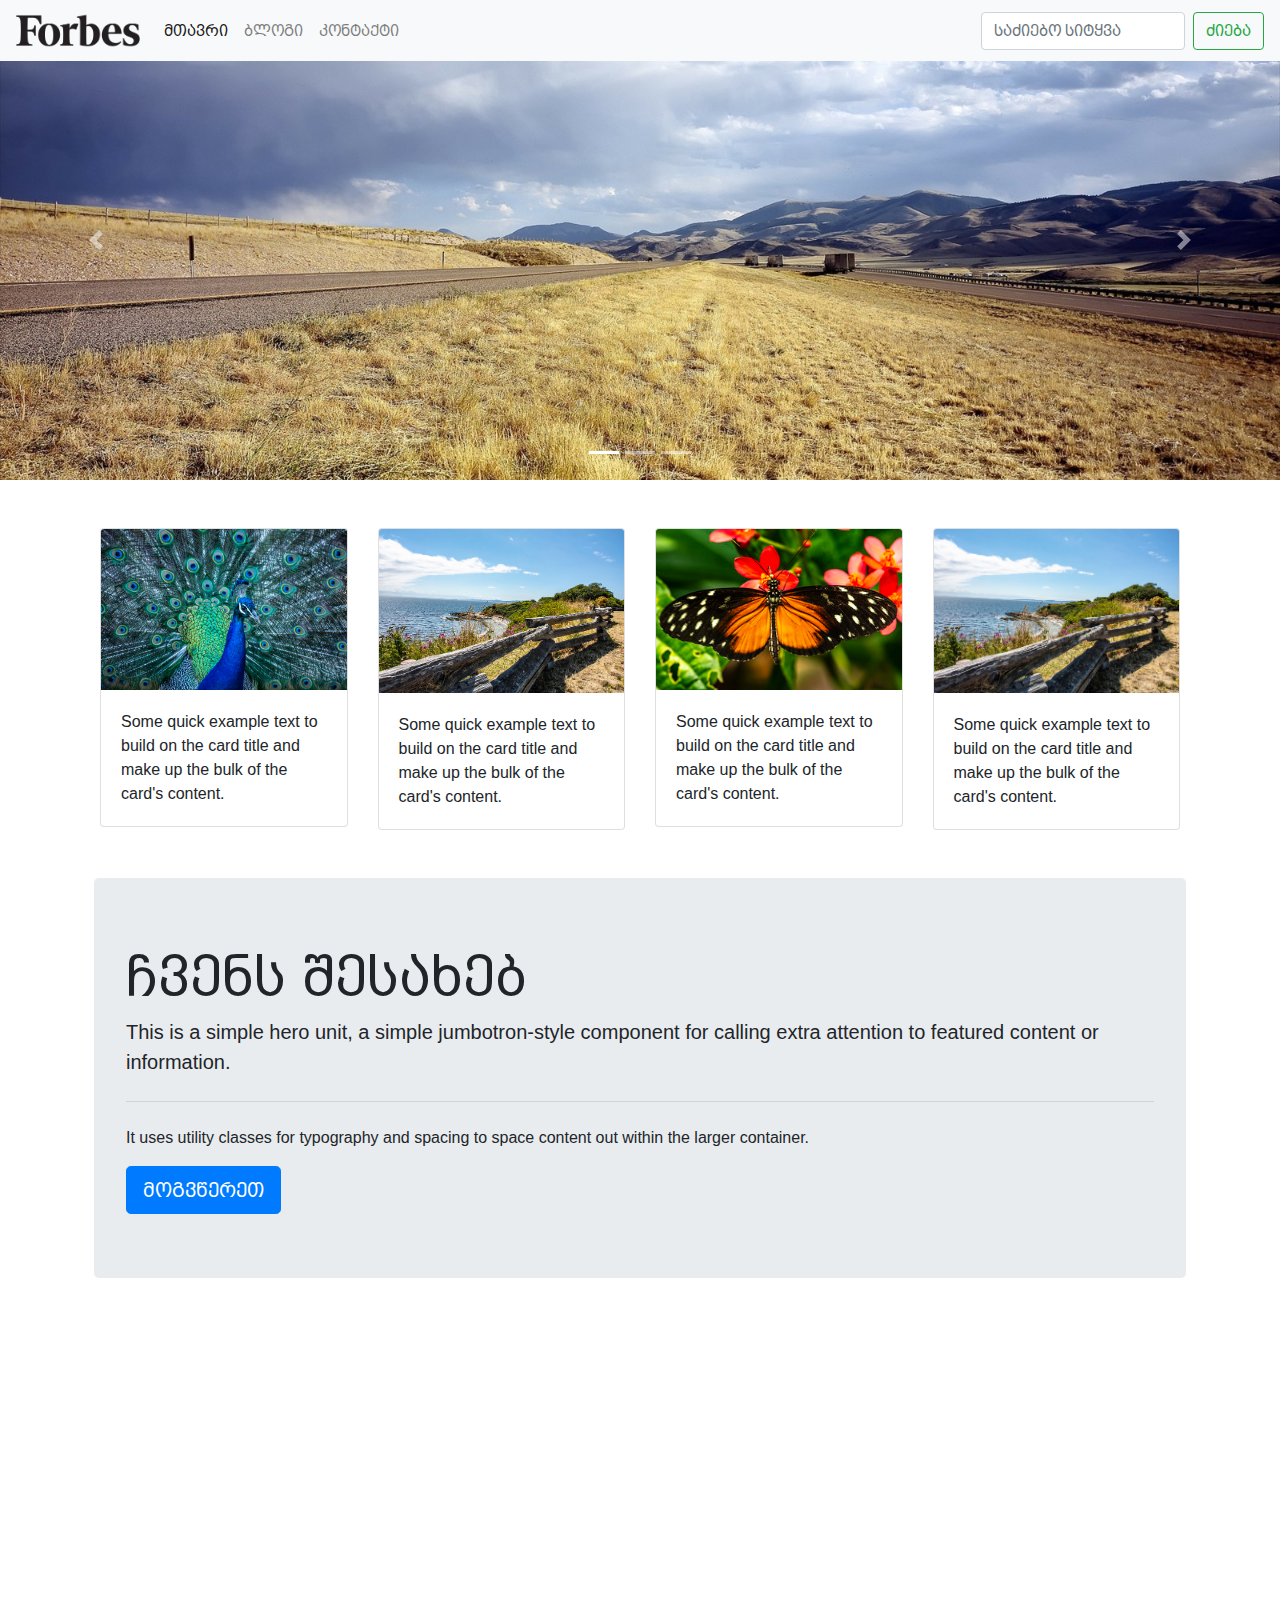
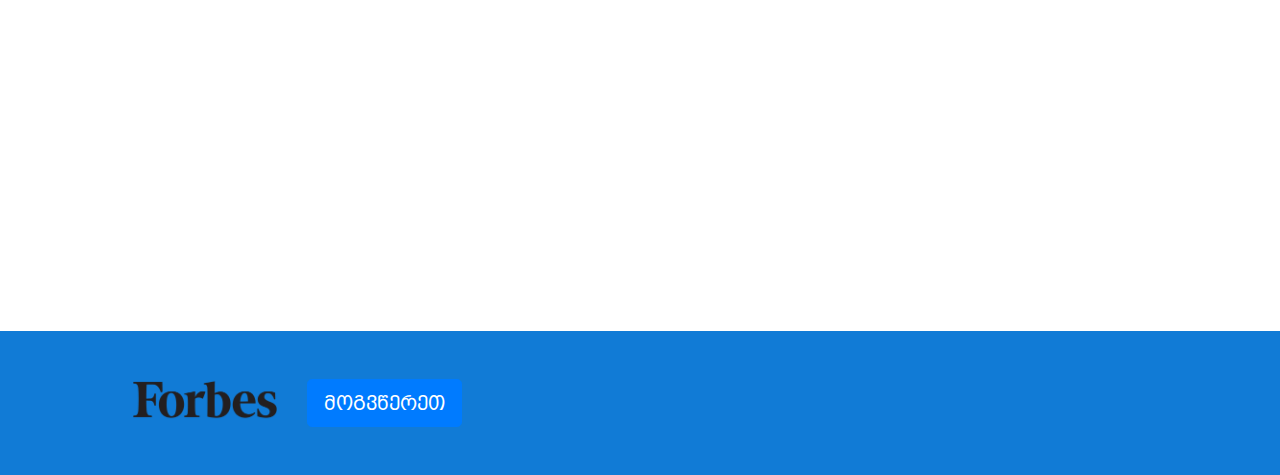
<file: index.html>
<!DOCTYPE html>
<html lang="en">
  <head>
    <meta charset="UTF-8" />
    <meta name="viewport" content="width=device-width, initial-scale=1.0" />
    <title>Document</title>
    <!-- Latest compiled and minified CSS -->
    <link
      rel="stylesheet"
      href="https://maxcdn.bootstrapcdn.com/bootstrap/4.5.2/css/bootstrap.min.css"
    />
    <link rel="stylesheet" href="assets/css/bpg-arial-caps.min.css">
    <link href="https://maxcdn.bootstrapcdn.com/font-awesome/4.7.0/css/font-awesome.min.css" rel="stylesheet">
    <link rel="stylesheet" href="assets/css/styles.css">
  </head>
  <body>
    <nav class="navbar fixed-top navbar-expand-lg navbar-light bg-light">
      <a class="navbar-brand" href="#">
        <img src="assets/images/logo.png" height="35" alt="" />
      </a>
      <button
        class="navbar-toggler"
        type="button"
        data-toggle="collapse"
        data-target="#navbarTogglerDemo01"
        aria-controls="navbarTogglerDemo01"
        aria-expanded="false"
        aria-label="Toggle navigation"
      >
        <span class="navbar-toggler-icon"></span>
      </button>
      <div class="collapse navbar-collapse" id="navbarTogglerDemo01">
        
        <ul class="navbar-nav mr-auto mt-2 mt-lg-0">
          <li class="nav-item active">
            <a class="nav-link uppercase" href="/"
              >მთავრი</a
            >
          </li>
          <li class="nav-item">
            <a class="nav-link uppercase" href="blog.html">ბლოგი</a>
          </li>
          <li class="nav-item">
            <a class="nav-link uppercase" href="contact.html">კონტაქტი</a>
          </li>
        </ul>
        <form class="form-inline my-2 my-lg-0">
          <input
            class="form-control mr-sm-2"
            type="search"
            placeholder="საძიებო სიტყვა"
            aria-label="Search"
          />
          <button class="btn btn-outline-success my-2 my-sm-0" type="submit">
            ძიება
          </button>
        </form>
      </div>
    </nav>
    <div
      id="carouselExampleIndicators"
      class="carousel slide"
      data-ride="carousel"
    >
      <ol class="carousel-indicators">
        <li
          data-target="#carouselExampleIndicators"
          data-slide-to="0"
          class="active"
        ></li>
        <li data-target="#carouselExampleIndicators" data-slide-to="1"></li>
        <li data-target="#carouselExampleIndicators" data-slide-to="2"></li>
      </ol>
      <div class="carousel-inner">
        <div class="carousel-item active">
          <img src="assets/sliders/1.jpg" class="d-block w-100" />
        </div>
        <div class="carousel-item">
          <img src="assets/sliders/2.jpg" class="d-block w-100" />
        </div>
        <div class="carousel-item">
          <img src="assets/sliders/3.jpg" class="d-block w-100" />
        </div>
      </div>
      <a
        class="carousel-control-prev"
        href="#carouselExampleIndicators"
        role="button"
        data-slide="prev"
      >
        <span class="carousel-control-prev-icon" aria-hidden="true"></span>
        <span class="sr-only">Previous</span>
      </a>
      <a
        class="carousel-control-next"
        href="#carouselExampleIndicators"
        role="button"
        data-slide="next"
      >
        <span class="carousel-control-next-icon" aria-hidden="true"></span>
        <span class="sr-only">Next</span>
      </a>
    </div>

    <div class="container mx-auto mt-5 row row-cols-1 row-cols-sm-2 row-cols-xl-4">
      <div class="col">
        <div class="card">
          <img src="assets/images/card1.jpg" class="card-img-top" />
          <div class="card-body">
            <p class="card-text">
              Some quick example text to build on the card title and make up the
              bulk of the card's content.
            </p>
          </div>
        </div>
      </div>
      <div class="col">
        <div class="card">
          <img src="assets/images/card2.jpg" class="card-img-top" />
          <div class="card-body">
            <p class="card-text">
              Some quick example text to build on the card title and make up the
              bulk of the card's content.
            </p>
          </div>
        </div>
      </div>
      <div class="col">
        <div class="card">
          <img src="assets/images/card3.jpg" class="card-img-top" alt="..." />
          <div class="card-body">
            <p class="card-text">
              Some quick example text to build on the card title and make up the
              bulk of the card's content.
            </p>
          </div>
        </div>
      </div>
      <div class="col">
        <div class="card">
          <img src="assets/images/card4.jpg" class="card-img-top" alt="..." />
          <div class="card-body">
            <p class="card-text">
              Some quick example text to build on the card title and make up the
              bulk of the card's content.
            </p>
          </div>
        </div>
      </div>
    </div>
    <div class="container mt-5 px-4">
      <div class="jumbotron">
        <h1 class="display-4 uppercase">ჩვენს შესახებ</h1>
        <p class="lead">
          This is a simple hero unit, a simple jumbotron-style component for
          calling extra attention to featured content or information.
        </p>
        <hr class="my-4" />
        <p>
          It uses utility classes for typography and spacing to space content
          out within the larger container.
        </p>
        <button class="btn btn-primary btn-lg"  data-toggle="modal" data-target="#contactForm">მოგვწერეთ</button>
      </div>
    </div>

    <div class="container mx-auto px-4">
      <iframe
        id="ytplayer"
        type="text/html"
        width="100%"
        height="614.25"
        src="https://www.youtube.com/embed/EwRdKJURDHw"
        frameborder="0"
        allowfullscreen
      ></iframe>
    </div>

    <div class="container-fluid" style="background-color: #117bd6">
      <div class="container mx-auto row p-5">
        <div class="col-2">
          <img src="assets/images/logo.png" class="img-fluid" />
        </div>
        <div class="col">
          <button class="btn btn-primary btn-lg"  data-toggle="modal" data-target="#contactForm">მოგვწერეთ</button>

        </div>
      </div>
    </div>

    <!-- Modal -->
    <div
      class="modal fade"
      id="contactForm"
      tabindex="-1"
      aria-labelledby="contactFormLabel"
      aria-hidden="true"
    >
      <div class="modal-dialog">
        <div class="modal-content">
          <div class="modal-header">
            <h5 class="modal-title uppercase" id="contactFormLabel">საკონტაქტო ფორმა</h5>
            <button
              type="button"
              class="close"
              data-dismiss="modal"
              aria-label="Close"
            >
              <span aria-hidden="true">&times;</span>
            </button>
          </div>
          <div class="modal-body">
            <form>
              <div class="form-row">
                <div class="col form-group">
                  <input
                    type="text"
                    class="form-control"
                    id="name"
                    placeholder="სახელი"
                  />
                </div>

                <div class="col form-group">
                  <input
                    type="email"
                    class="form-control"
                    id="email"
                    placeholder="ელ.ფოსტა"
                  />
                </div>
              </div>
              <div class="form-group">
                <textarea
                  class="form-control"
                  id="message"
                  placeholder="შეტყობინება"
                ></textarea>
              </div>
            </form>
          </div>
          <div class="modal-footer">
            <button
              type="button"
              class="btn btn-secondary"
              data-dismiss="modal"
            >
              დახურვა
            </button>
            <button type="button" class="btn btn-success">გაგზავნა</button>
          </div>
        </div>
      </div>
    </div>

    <!-- jQuery library -->
    <script src="https://ajax.googleapis.com/ajax/libs/jquery/3.5.1/jquery.min.js"></script>

    <!-- Popper JS -->
    <script src="https://cdnjs.cloudflare.com/ajax/libs/popper.js/1.16.0/umd/popper.min.js"></script>

    <!-- Latest compiled JavaScript -->
    <script src="https://maxcdn.bootstrapcdn.com/bootstrap/4.5.2/js/bootstrap.min.js"></script>
  </body>
</html>
</file>
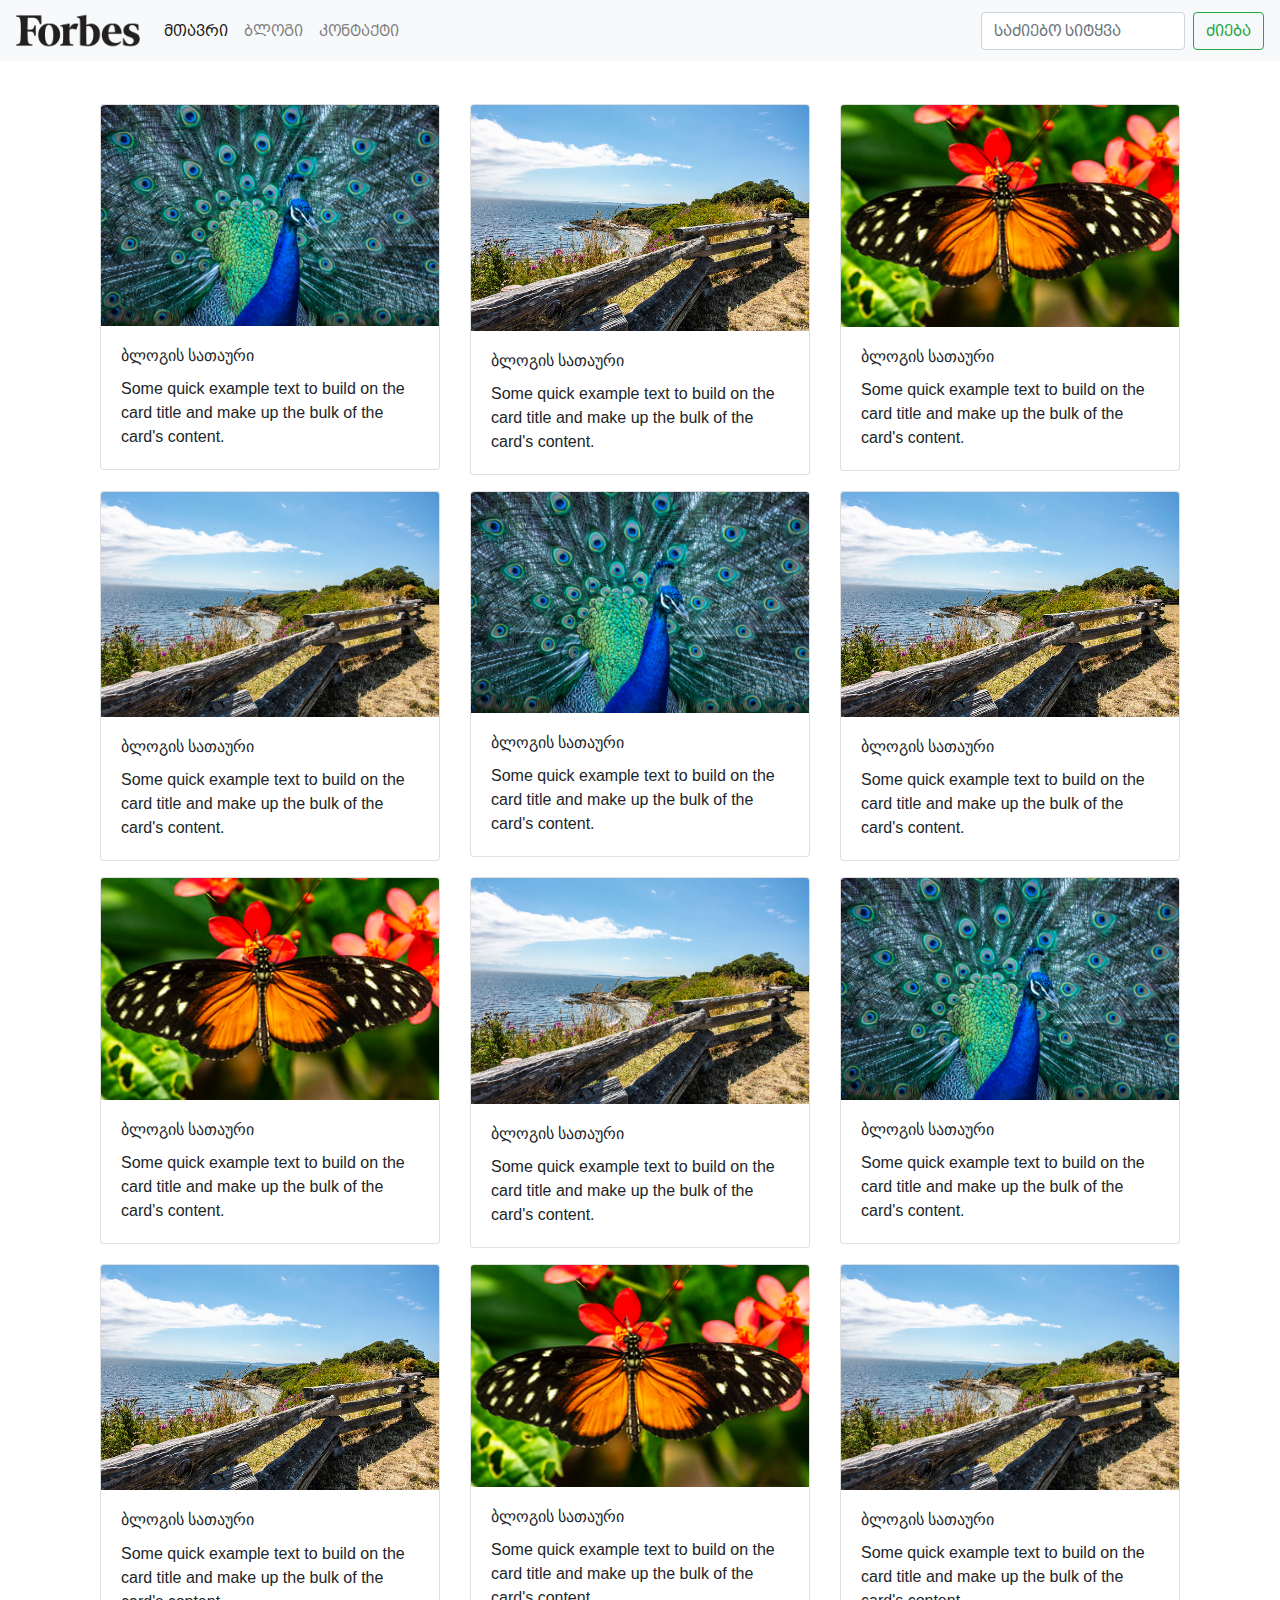
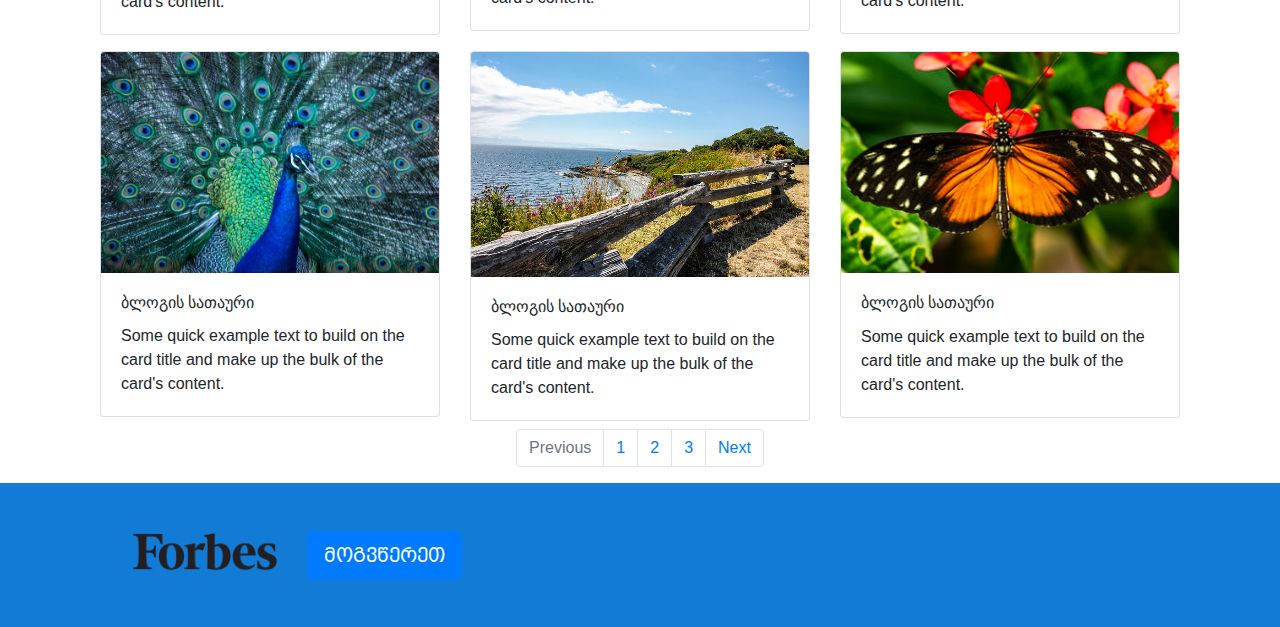
<file: blog.html>
<!DOCTYPE html>
<html lang="en">
  <head>
    <meta charset="UTF-8" />
    <meta name="viewport" content="width=device-width, initial-scale=1.0" />
    <title>Document</title>
    <!-- Latest compiled and minified CSS -->
    <link
      rel="stylesheet"
      href="https://maxcdn.bootstrapcdn.com/bootstrap/4.5.2/css/bootstrap.min.css"
    />
    <link rel="stylesheet" href="assets/css/bpg-arial-caps.min.css" />
    <link
      href="https://maxcdn.bootstrapcdn.com/font-awesome/4.7.0/css/font-awesome.min.css"
      rel="stylesheet"
    />

    <link rel="stylesheet" href="assets/css/styles.css" />
  </head>
  <body>
    <nav class="navbar fixed-top navbar-expand-lg navbar-light bg-light">
      <a class="navbar-brand" href="#">
        <img src="assets/images/logo.png" height="35" alt="" />
      </a>
      <button
        class="navbar-toggler"
        type="button"
        data-toggle="collapse"
        data-target="#navbarTogglerDemo01"
        aria-controls="navbarTogglerDemo01"
        aria-expanded="false"
        aria-label="Toggle navigation"
      >
        <span class="navbar-toggler-icon"></span>
      </button>
      <div class="collapse navbar-collapse" id="navbarTogglerDemo01">
        
        <ul class="navbar-nav mr-auto mt-2 mt-lg-0">
          <li class="nav-item active">
            <a class="nav-link uppercase" href="/"
              >მთავრი</a
            >
          </li>
          <li class="nav-item">
            <a class="nav-link uppercase" href="blog.html">ბლოგი</a>
          </li>
          <li class="nav-item">
            <a class="nav-link uppercase" href="contact.html">კონტაქტი</a>
          </li>
        </ul>
        <form class="form-inline my-2 my-lg-0">
          <input
            class="form-control mr-sm-2"
            type="search"
            placeholder="საძიებო სიტყვა"
            aria-label="Search"
          />
          <button class="btn btn-outline-success my-2 my-sm-0" type="submit">
            ძიება
          </button>
        </form>
      </div>
    </nav>

    <div
      class="container mx-auto mt-5 pt-5 row row-cols-1 row-cols-sm-2 row-cols-xl-3"
    >
      <div class="col py-2">
        <div class="card">
          <img src="assets/images/card1.jpg" class="card-img-top" />
          <div class="card-body">
            <h4 class="card-title h6">ბლოგის სათაური</h4>
            <p class="card-text">
              Some quick example text to build on the card title and make up the
              bulk of the card's content.
            </p>
          </div>
        </div>
      </div>
      <div class="col py-2">
        <div class="card">
          <img src="assets/images/card2.jpg" class="card-img-top" />
          <div class="card-body">
            <h4 class="card-title h6">ბლოგის სათაური</h4>
            <p class="card-text">
              Some quick example text to build on the card title and make up the
              bulk of the card's content.
            </p>
          </div>
        </div>
      </div>
      <div class="col py-2">
        <div class="card">
          <img src="assets/images/card3.jpg" class="card-img-top" alt="..." />
          <div class="card-body">
            <h4 class="card-title h6">ბლოგის სათაური</h4>
            <p class="card-text">
              Some quick example text to build on the card title and make up the
              bulk of the card's content.
            </p>
          </div>
        </div>
      </div>
      <div class="col py-2">
        <div class="card">
          <img src="assets/images/card4.jpg" class="card-img-top" alt="..." />
          <div class="card-body">
            <h4 class="card-title h6">ბლოგის სათაური</h4>
            <p class="card-text">
              Some quick example text to build on the card title and make up the
              bulk of the card's content.
            </p>
          </div>
        </div>
      </div>
      <div class="col py-2">
        <div class="card">
          <img src="assets/images/card1.jpg" class="card-img-top" />
          <div class="card-body">
            <h4 class="card-title h6">ბლოგის სათაური</h4>
            <p class="card-text">
              Some quick example text to build on the card title and make up the
              bulk of the card's content.
            </p>
          </div>
        </div>
      </div>
      <div class="col py-2">
        <div class="card">
          <img src="assets/images/card2.jpg" class="card-img-top" />
          <div class="card-body">
            <h4 class="card-title h6">ბლოგის სათაური</h4>
            <p class="card-text">
              Some quick example text to build on the card title and make up the
              bulk of the card's content.
            </p>
          </div>
        </div>
      </div>
      <div class="col py-2">
        <div class="card">
          <img src="assets/images/card3.jpg" class="card-img-top" alt="..." />
          <div class="card-body">
            <h4 class="card-title h6">ბლოგის სათაური</h4>
            <p class="card-text">
              Some quick example text to build on the card title and make up the
              bulk of the card's content.
            </p>
          </div>
        </div>
      </div>
      <div class="col py-2">
        <div class="card">
          <img src="assets/images/card4.jpg" class="card-img-top" alt="..." />
          <div class="card-body">
            <h4 class="card-title h6">ბლოგის სათაური</h4>
            <p class="card-text">
              Some quick example text to build on the card title and make up the
              bulk of the card's content.
            </p>
          </div>
        </div>
      </div>
      <div class="col py-2">
        <div class="card">
          <img src="assets/images/card1.jpg" class="card-img-top" />
          <div class="card-body">
            <h4 class="card-title h6">ბლოგის სათაური</h4>
            <p class="card-text">
              Some quick example text to build on the card title and make up the
              bulk of the card's content.
            </p>
          </div>
        </div>
      </div>
      <div class="col py-2">
        <div class="card">
          <img src="assets/images/card2.jpg" class="card-img-top" />
          <div class="card-body">
            <h4 class="card-title h6">ბლოგის სათაური</h4>
            <p class="card-text">
              Some quick example text to build on the card title and make up the
              bulk of the card's content.
            </p>
          </div>
        </div>
      </div>
      <div class="col py-2">
        <div class="card">
          <img src="assets/images/card3.jpg" class="card-img-top" alt="..." />
          <div class="card-body">
            <h4 class="card-title h6">ბლოგის სათაური</h4>
            <p class="card-text">
              Some quick example text to build on the card title and make up the
              bulk of the card's content.
            </p>
          </div>
        </div>
      </div>
      <div class="col py-2">
        <div class="card">
          <img src="assets/images/card4.jpg" class="card-img-top" alt="..." />
          <div class="card-body">
            <h4 class="card-title h6">ბლოგის სათაური</h4>
            <p class="card-text">
              Some quick example text to build on the card title and make up the
              bulk of the card's content.
            </p>
          </div>
        </div>
      </div>
      <div class="col py-2">
        <div class="card">
          <img src="assets/images/card1.jpg" class="card-img-top" />
          <div class="card-body">
            <h4 class="card-title h6">ბლოგის სათაური</h4>
            <p class="card-text">
              Some quick example text to build on the card title and make up the
              bulk of the card's content.
            </p>
          </div>
        </div>
      </div>
      <div class="col py-2">
        <div class="card">
          <img src="assets/images/card2.jpg" class="card-img-top" />
          <div class="card-body">
            <h4 class="card-title h6">ბლოგის სათაური</h4>
            <p class="card-text">
              Some quick example text to build on the card title and make up the
              bulk of the card's content.
            </p>
          </div>
        </div>
      </div>
      <div class="col py-2">
        <div class="card">
          <img src="assets/images/card3.jpg" class="card-img-top" alt="..." />
          <div class="card-body">
            <h4 class="card-title h6">ბლოგის სათაური</h4>
            <p class="card-text">
              Some quick example text to build on the card title and make up the
              bulk of the card's content.
            </p>
          </div>
        </div>
      </div>
    </div>
    <nav aria-label="Page navigation example">
      <ul class="pagination justify-content-center">
        <li class="page-item disabled">
          <a class="page-link" href="#" tabindex="-1" aria-disabled="true"
            >Previous</a
          >
        </li>
        <li class="page-item"><a class="page-link" href="#">1</a></li>
        <li class="page-item"><a class="page-link" href="#">2</a></li>
        <li class="page-item"><a class="page-link" href="#">3</a></li>
        <li class="page-item">
          <a class="page-link" href="#">Next</a>
        </li>
      </ul>
    </nav>

    <div class="container-fluid" style="background-color: #117bd6">
      <div class="container mx-auto row p-5">
        <div class="col-2">
          <img src="assets/images/logo.png" class="img-fluid" />
        </div>
        <div class="col">
          <button
            class="btn btn-primary btn-lg"
            data-toggle="modal"
            data-target="#contactForm"
          >
            მოგვწერეთ
          </button>
        </div>
      </div>
    </div>

    <!-- Modal -->
    <div
      class="modal fade"
      id="contactForm"
      tabindex="-1"
      aria-labelledby="contactFormLabel"
      aria-hidden="true"
    >
      <div class="modal-dialog">
        <div class="modal-content">
          <div class="modal-header">
            <h5 class="modal-title uppercase" id="contactFormLabel">
              საკონტაქტო ფორმა
            </h5>
            <button
              type="button"
              class="close"
              data-dismiss="modal"
              aria-label="Close"
            >
              <span aria-hidden="true">&times;</span>
            </button>
          </div>
          <div class="modal-body">
            <form>
              <div class="form-row">
                <div class="col form-group">
                  <input
                    type="text"
                    class="form-control"
                    id="name"
                    placeholder="სახელი"
                  />
                </div>

                <div class="col form-group">
                  <input
                    type="email"
                    class="form-control"
                    id="email"
                    placeholder="ელ.ფოსტა"
                  />
                </div>
              </div>
              <div class="form-group">
                <textarea
                  class="form-control"
                  id="message"
                  placeholder="შეტყობინება"
                ></textarea>
              </div>
            </form>
          </div>
          <div class="modal-footer">
            <button
              type="button"
              class="btn btn-secondary"
              data-dismiss="modal"
            >
              დახურვა
            </button>
            <button type="button" class="btn btn-success">გაგზავნა</button>
          </div>
        </div>
      </div>
    </div>

    <!-- jQuery library -->
    <script src="https://ajax.googleapis.com/ajax/libs/jquery/3.5.1/jquery.min.js"></script>

    <!-- Popper JS -->
    <script src="https://cdnjs.cloudflare.com/ajax/libs/popper.js/1.16.0/umd/popper.min.js"></script>

    <!-- Latest compiled JavaScript -->
    <script src="https://maxcdn.bootstrapcdn.com/bootstrap/4.5.2/js/bootstrap.min.js"></script>
  </body>
</html>
</file>
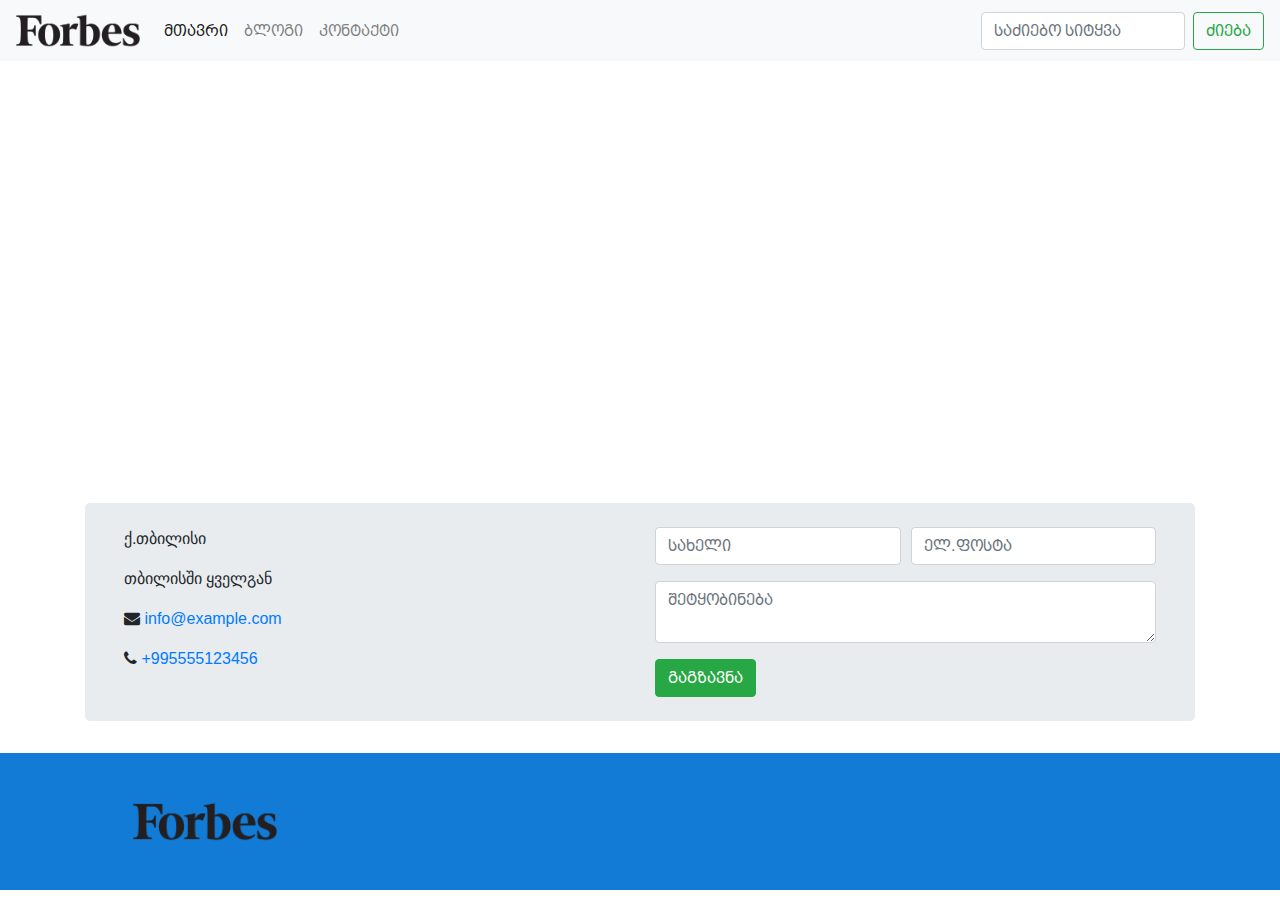
<file: contact.html>
<!DOCTYPE html>
<html lang="en">
  <head>
    <meta charset="UTF-8" />
    <meta name="viewport" content="width=device-width, initial-scale=1.0" />
    <title>Document</title>
    <!-- Latest compiled and minified CSS -->
    <link
      rel="stylesheet"
      href="https://maxcdn.bootstrapcdn.com/bootstrap/4.5.2/css/bootstrap.min.css"
    />
    <link rel="stylesheet" href="assets/css/bpg-arial-caps.min.css" />
    <link href="https://maxcdn.bootstrapcdn.com/font-awesome/4.7.0/css/font-awesome.min.css" rel="stylesheet">

    <link rel="stylesheet" href="assets/css/styles.css" />
  </head>
  <body>
    <nav class="navbar fixed-top navbar-expand-lg navbar-light bg-light">
      <a class="navbar-brand" href="#">
        <img src="assets/images/logo.png" height="35" alt="" />
      </a>
      <button
        class="navbar-toggler"
        type="button"
        data-toggle="collapse"
        data-target="#navbarTogglerDemo01"
        aria-controls="navbarTogglerDemo01"
        aria-expanded="false"
        aria-label="Toggle navigation"
      >
        <span class="navbar-toggler-icon"></span>
      </button>
      <div class="collapse navbar-collapse" id="navbarTogglerDemo01">
        
        <ul class="navbar-nav mr-auto mt-2 mt-lg-0">
          <li class="nav-item active">
            <a class="nav-link uppercase" href=""
              >მთავრი</a
            >
          </li>
          <li class="nav-item">
            <a class="nav-link uppercase" href="blog.html">ბლოგი</a>
          </li>
          <li class="nav-item">
            <a class="nav-link uppercase" href="contact.html">კონტაქტი</a>
          </li>
        </ul>
        <form class="form-inline my-2 my-lg-0">
          <input
            class="form-control mr-sm-2"
            type="search"
            placeholder="საძიებო სიტყვა"
            aria-label="Search"
          />
          <button class="btn btn-outline-success my-2 my-sm-0" type="submit">
            ძიება
          </button>
        </form>
      </div>
    </nav>

    <div class="container mx-auto mt-5 pt-5">
      <iframe
        src="https://www.google.com/maps/embed?pb=!1m18!1m12!1m3!1d381115.18266540254!2d44.55866895230048!3d41.73211894051142!2m3!1f0!2f0!3f0!3m2!1i1024!2i768!4f13.1!3m3!1m2!1s0x40440cd7e64f626b%3A0x61d084ede2576ea3!2sTbilisi!5e0!3m2!1sen!2sge!4v1607252800179!5m2!1sen!2sge"
        width="100%"
        height="400"
        frameborder="0"
        style="border: 0"
        allowfullscreen=""
        aria-hidden="false"
        tabindex="0"
      ></iframe>

      <div class="row mx-auto jumbotron p-4">
        <div class="col">
            <p>ქ.თბილისი</p>
            <p>თბილისში ყველგან</p>
            <p>
                <i class="fa fa-envelope"></i>
                <a href="mailto:info@example.com">info@example.com</a>
            </p>
            <p>
                <i class="fa fa-phone"></i>
                <a href="tel:+995555123456">+995555123456</a>
            </p>
        </div>
        <div class="col">
            <form>
                <div class="form-row">
                  <div class="col form-group">
                    <input
                      type="text"
                      class="form-control"
                      id="name"
                      placeholder="სახელი"
                    />
                  </div>
    
                  <div class="col form-group">
                    <input
                      type="email"
                      class="form-control"
                      id="email"
                      placeholder="ელ.ფოსტა"
                    />
                  </div>
                </div>
    
                <div class="form-group">
                  <textarea
                    class="form-control"
                    id="message"
                    placeholder="შეტყობინება"
                  ></textarea>
                </div>
    
                <button type="submit" class="btn btn-success">გაგზავნა</button>
              </form>
        </div>
      </div>
    </div>

    <div class="container-fluid" style="background-color: #117bd6">
      <div class="container mx-auto row p-5">
        <div class="col-2">
          <img src="assets/images/logo.png" class="img-fluid" />
        </div>
        <div class="col">
          
        </div>
      </div>
    </div>

    <!-- jQuery library -->
    <script src="https://ajax.googleapis.com/ajax/libs/jquery/3.5.1/jquery.min.js"></script>

    <!-- Popper JS -->
    <script src="https://cdnjs.cloudflare.com/ajax/libs/popper.js/1.16.0/umd/popper.min.js"></script>

    <!-- Latest compiled JavaScript -->
    <script src="https://maxcdn.bootstrapcdn.com/bootstrap/4.5.2/js/bootstrap.min.js"></script>
  </body>
</html>
</file>
<file: assets/css/styles.css>
.uppercase {
  font-family: "BPG-Arial-Caps", sans-serif;
}

button,
input,
textarea {
  font-family: "BPG-Arial-Caps", sans-serif;
}

.card {
    transition-property: box-shadow;
    transition-duration: 1s;
}

.card:hover {
  -webkit-box-shadow: 0px 1px 5px 0px rgba(0, 0, 0, 0.75);
  -moz-box-shadow: 0px 1px 5px 0px rgba(0, 0, 0, 0.75);
  box-shadow: 0px 1px 5px 0px rgba(0, 0, 0, 0.75);
}
</file>
<file: assets/css/bpg-arial-caps.min.css>
@font-face{font-family:'BPG-Arial-Caps';src:url(../fonts/bpg-arial-caps-webfont.eot);src:url(../fonts/bpg-arial-caps-webfont.eot?#iefix) format('embedded-opentype'),url(../fonts/bpg-arial-caps-webfont.woff2) format('woff2'),url(../fonts/bpg-arial-caps-webfont.woff) format('woff'),url(../fonts/bpg-arial-caps-webfont.ttf) format('truetype'),url(../fonts/bpg-arial-caps-webfont.svg#bpg_arial_capsregular) format('svg')}
</file>
